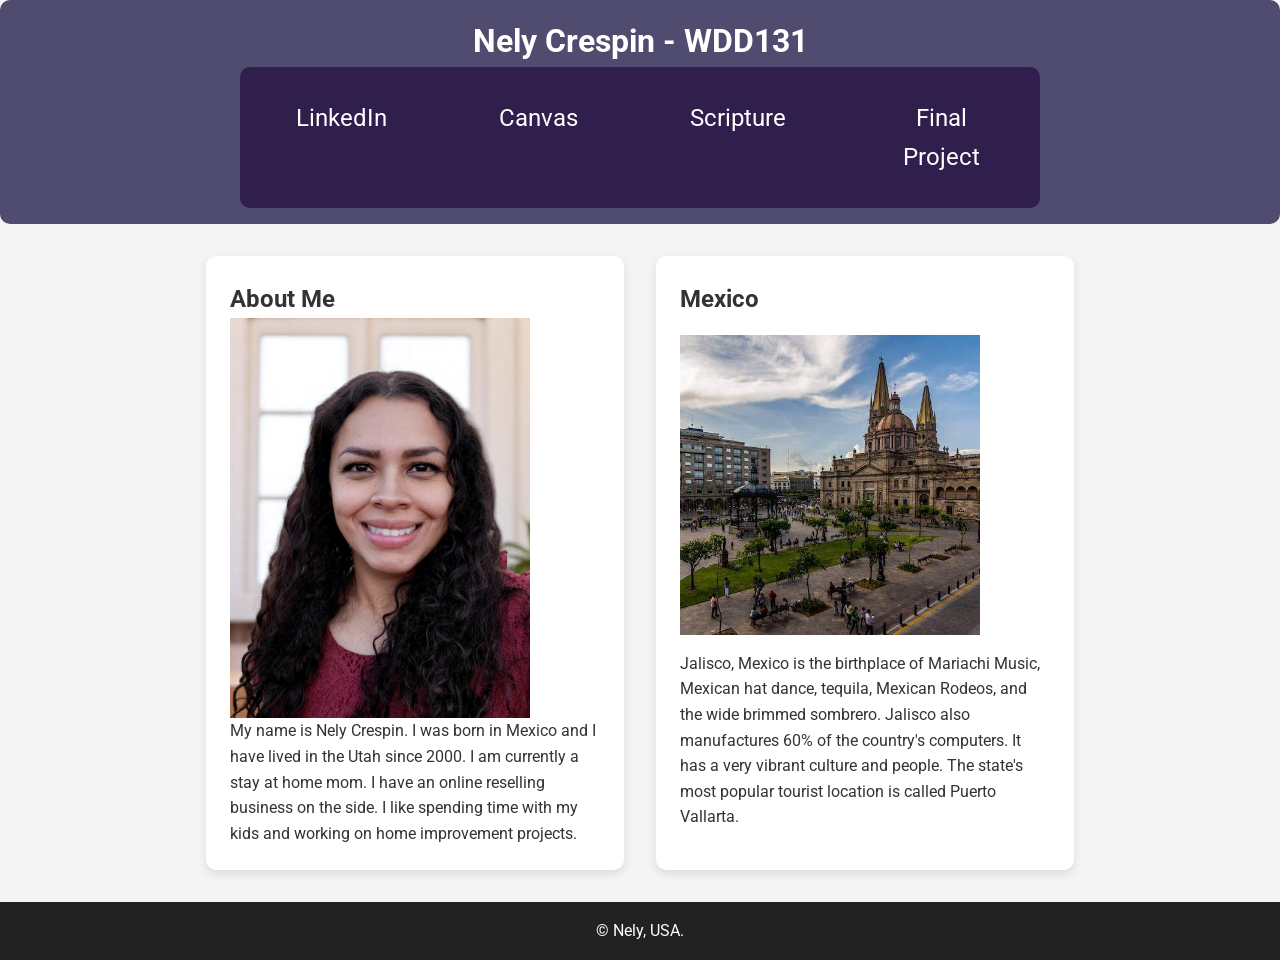
<file: index.html>
<!DOCTYPE html>
<html lang="en">
<head>
    <meta charset="UTF-8">
    <meta name="viewport" content="width=device-width, initial-scale=1.0">
    <title>Nely Crespin - WDD131</title>
    <meta name="description" content="WDD 131 - Dynamic Web Fundamentals- Nely Crespin - Home Page">  
    <meta name="author" content="Nely Crespin"> 

    <link rel="stylesheet" href="styles/base.css"> 
    
    <link rel="preconnect" href="https://fonts.googleapis.com">
    <link rel="preconnect" href="https://fonts.gstatic.com" crossorigin>
    <link href="https://fonts.googleapis.com/css2?family=Roboto&display=swap" rel="stylesheet">
    
    <link rel="icon" href="favicon.ico">
    <script src="scripts/getdates.js" defer></script>
</head>
<body>
  <header>
    <h1>Nely Crespin - WDD131</h1>
    <nav>
      <ul>
        <li><a href="https://www.linkedin.com/in/nelyjcrespin">LinkedIn</a></li>
        <li><a href="https://byupw.instructure.com/">Canvas</a></li>
        <li><a href="https://www.churchofjesuschrist.org/study/scriptures/bofm/alma/36?lang=eng&id=p1#p1">Scripture</a></li>
        <li><a href="https://nelyjc.github.io/wdd131/project/project.html">Final Project</a></li>
      </ul>
    </nav>
  </header>
    <main>
    <section class="card">
      <h2>About Me</h2>
      <img src="images/profile.jpg" alt="Nely Crespin" width="300">
      <p>My name is Nely Crespin. I was born in Mexico and I have lived in the Utah since 2000. I am currently a stay at home mom. 
        I have an online reselling business on the side. I like spending time with my kids and working on home improvement projects.
      </p>
    </section>

    <section class="card">
      <h2>Mexico</h2>
      <img src="images/Jalisco-Front-01.jpeg" alt="Mexico" width="300">
      <p>Jalisco, Mexico is the birthplace of Mariachi Music, Mexican hat dance, tequila, Mexican Rodeos, and the wide brimmed sombrero. Jalisco also manufactures 60% of the country's computers. 
        It has a very vibrant culture and people. The state's most popular tourist location is called Puerto Vallarta.
      </p> 

    </section>
    </main>

  <footer>
    <p>&copy; <span id="currentyear"></span> Nely, USA.</p>
    <p id="lastModified"></p>
  </footer>
</body>
</html>
</file>
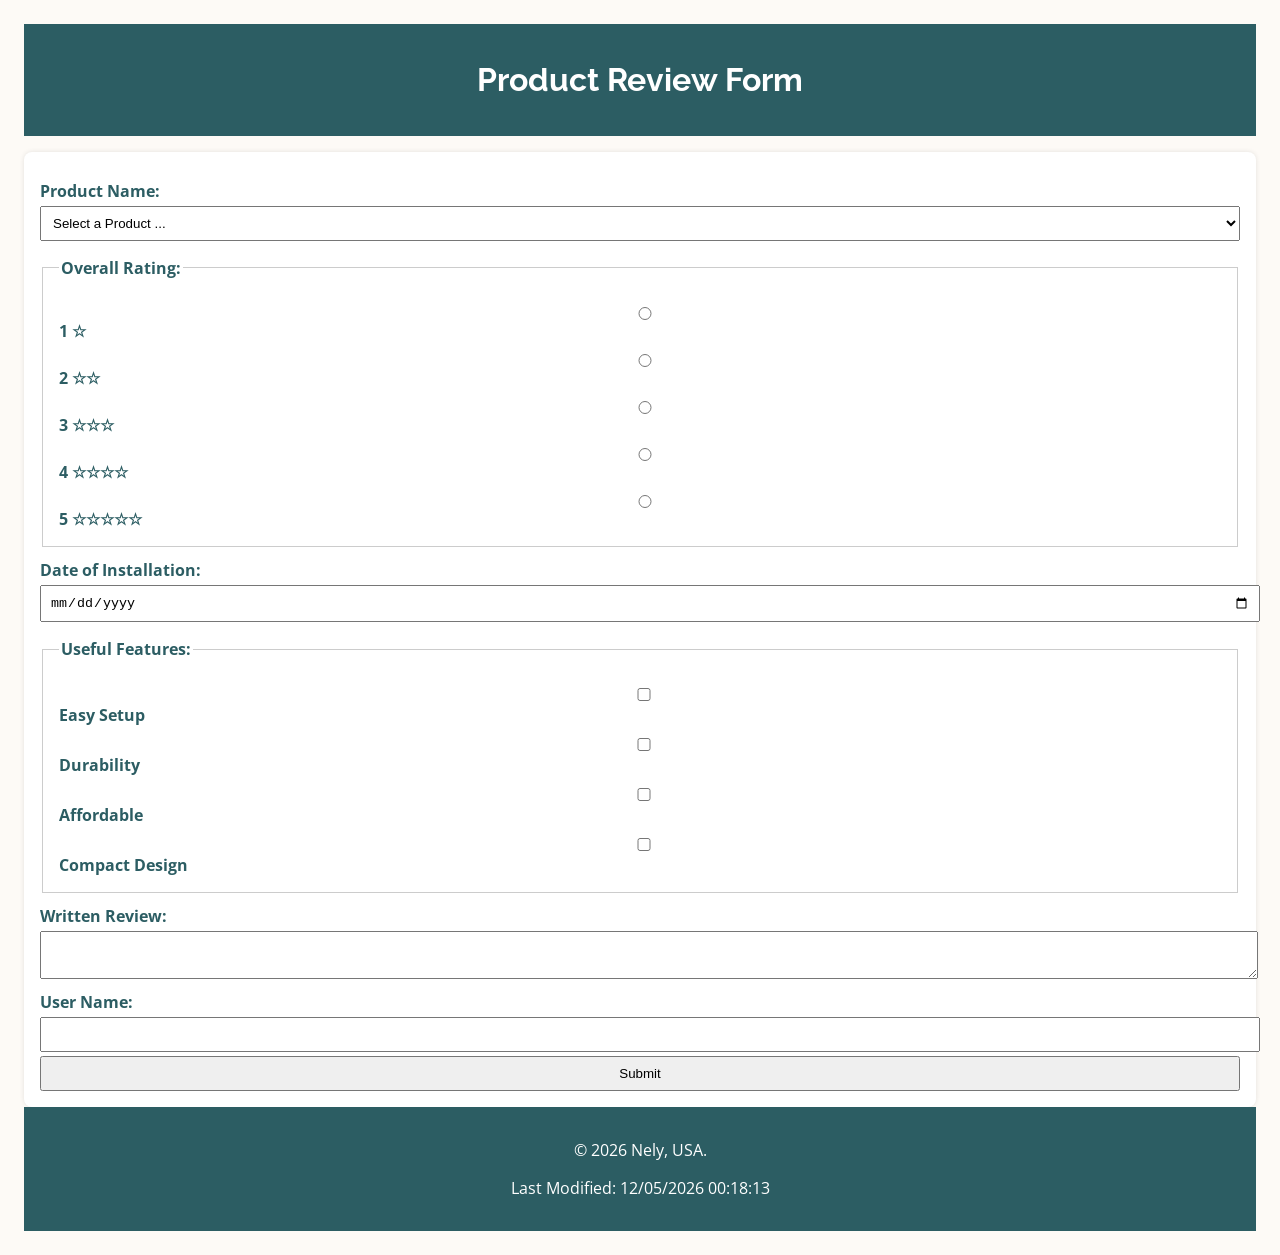
<file: form.html>
<!DOCTYPE html>
<html lang="en">
<head>
  <meta charset="UTF-8">
  <meta name="viewport" content="width=device-width, initial-scale=1.0">
  <title>Product Review</title>
  <meta name="author" content="Nely Crespin">
  <meta name="description" content="Product Review Form">

  <link href="https://fonts.googleapis.com/css2?family=Raleway:wght@600&family=Open+Sans&display=swap" rel="stylesheet">

  <link rel="stylesheet" href="styles/form.css">
  
  
  <script src="scripts/products.js" defer></script>
  <script src="scripts/form.js" defer></script>
  

</head>
<body>
  <header>
    <h1>Product Review Form</h1>
  </header>

  <main>
    <form method="get" action="review.html">
      <label for="productName">Product Name:</label>
      <select id="productName" name="productName" required>
        <option value="" disabled selected>Select a Product ...</option>
      </select>

      <fieldset>
        <legend>Overall Rating:</legend>
        <label><input type="radio" name="rating" value="1" required> 1 ☆</label>
        <label><input type="radio" name="rating" value="2"> 2 ☆☆</label>
        <label><input type="radio" name="rating" value="3"> 3 ☆☆☆</label>
        <label><input type="radio" name="rating" value="4"> 4 ☆☆☆☆</label>
        <label><input type="radio" name="rating" value="5"> 5 ☆☆☆☆☆</label>
      </fieldset>

      <label for="installDate">Date of Installation:</label>
      <input type="date" id="installDate" name="installDate" required>

      <fieldset>
        <legend>Useful Features:</legend>
        <label><input type="checkbox" id="feature1" name="features" value="Easy Setup"> Easy Setup</label>
        <label><input type="checkbox" id="feature2" name="features" value="Durability"> Durability</label>
        <label><input type="checkbox" id="feature3" name="features" value="Affordable"> Affordable</label>
        <label><input type="checkbox" id="feature4" name="features" value="Compact Design"> Compact Design</label>
      </fieldset>

      <label for="review">Written Review:</label>
      <textarea id="review" name="review"></textarea>

      <label for="userName">User Name:</label>
      <input type="text" id="userName" name="userName">

      <input type="submit" value="Submit">

    </form>
  </main>

  <footer>
    <p>&copy; <span id="year"></span> Nely, USA.</p>
    <p id="lastModified"></p>
  </footer>
</body>
</html>
</file>
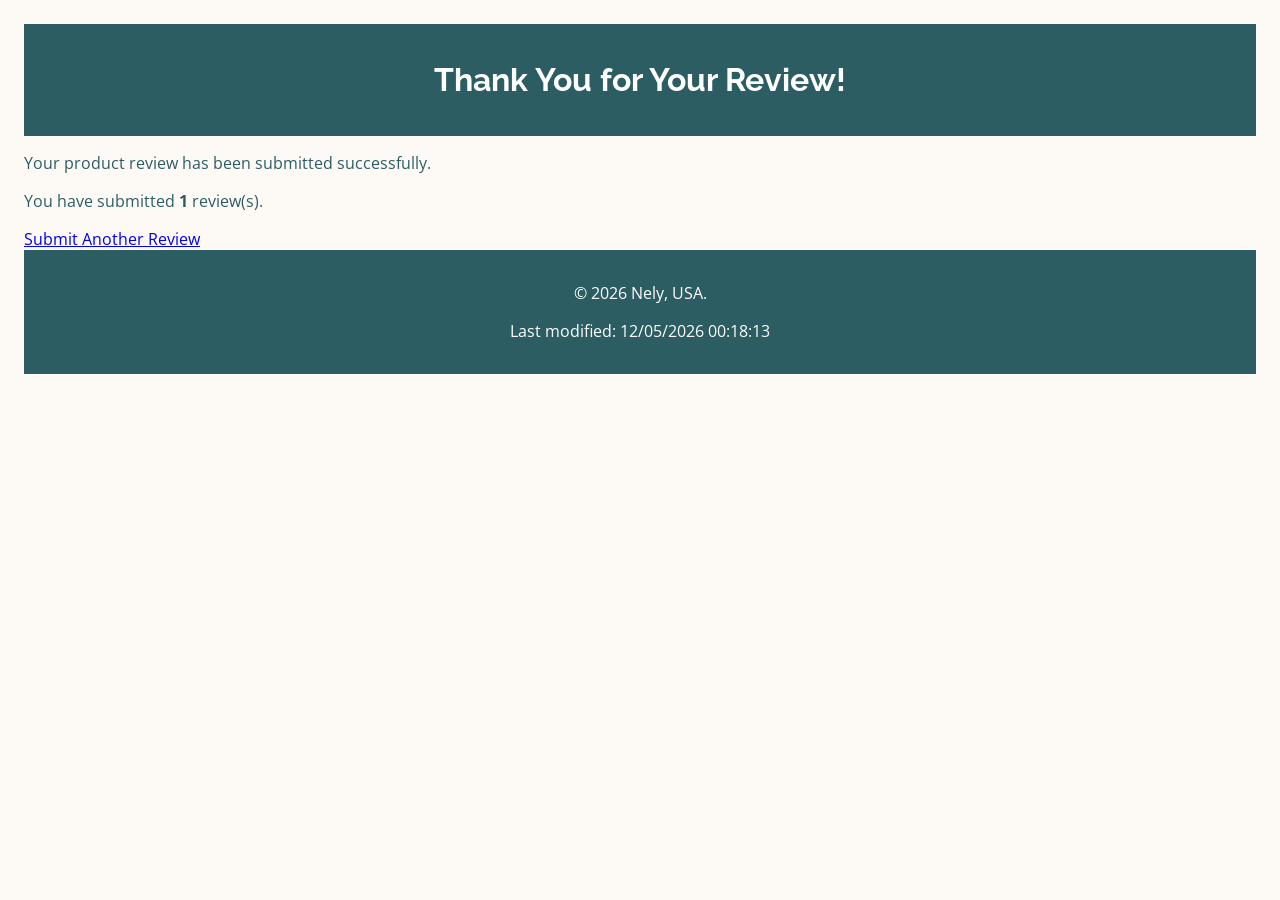
<file: review.html>
<!DOCTYPE html>
<html lang="en">
<head>
  <meta charset="UTF-8" />
  <meta name="viewport" content="width=device-width, initial-scale=1.0"/>
  <title>Review Confirmation</title>
  <meta name="author" content="Nely Crespin" />
  <meta name="description" content="Review confirmation page" />

  <link rel="stylesheet" href="styles/form.css" />
  <link href="https://fonts.googleapis.com/css2?family=Raleway:wght@600&family=Open+Sans&display=swap" rel="stylesheet" />

  <script src="scripts/review.js" defer></script>
  
</head>
<body>
  <header>
    <h1>Thank You for Your Review!</h1>
  </header>

  <main>
    <p>Your product review has been submitted successfully.</p>
    <p>You have submitted <strong><span id="reviewCount">0</span></strong> review(s).</p>
    <a href="form.html" class="button">Submit Another Review</a>

  </main>

  <footer>
    
    <p>&copy; <span id="year"></span> Nely, USA.</p>
    <p id="lastModified"></p>

  </footer>
</body>
</html>
</file>
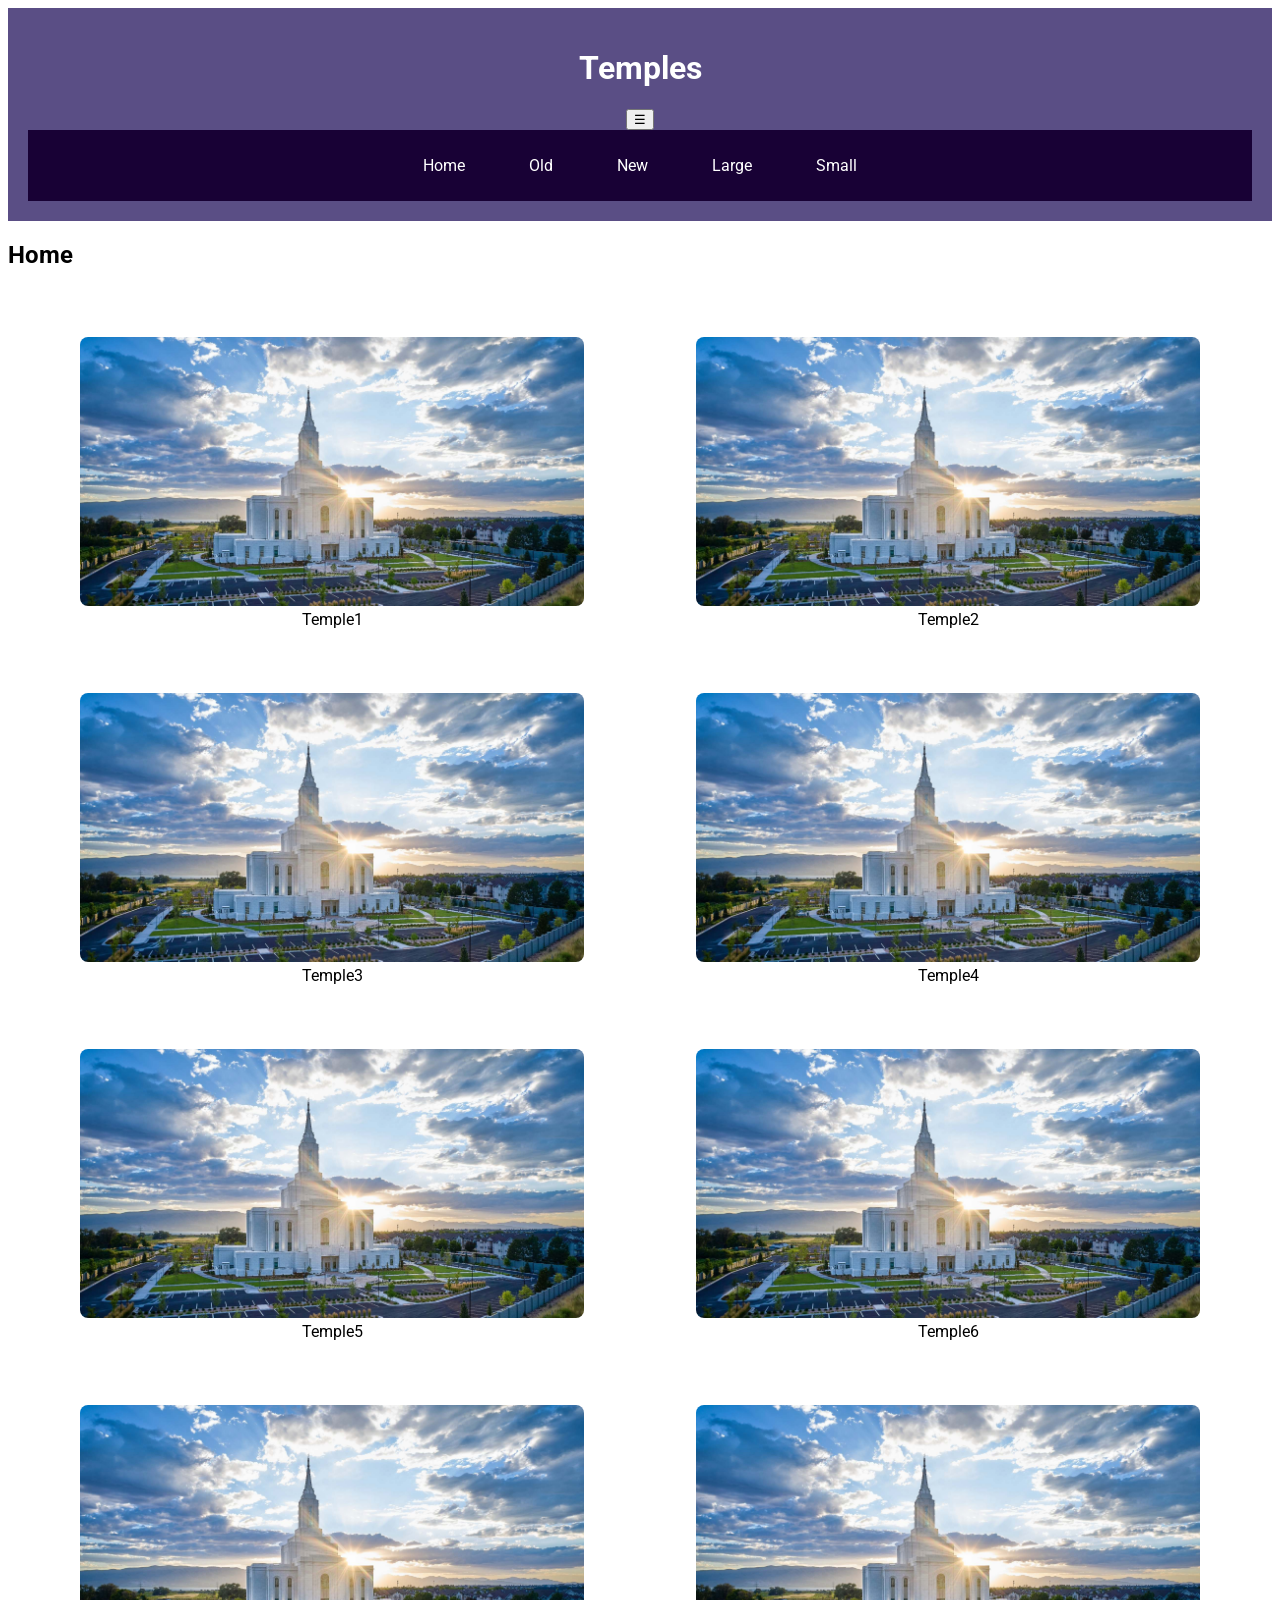
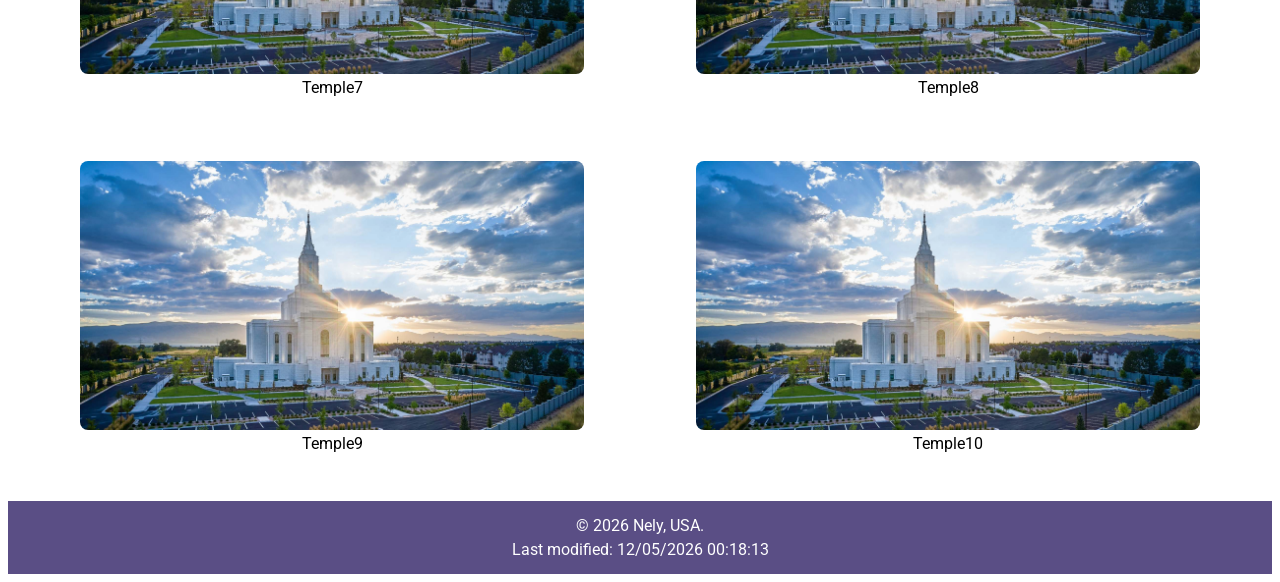
<file: temples.html>
<!DOCTYPE html>
<html lang="en">
<head>
    <meta charset="UTF-8">
    <meta name="viewport" content="width=device-width, initial-scale=1.0">
    <title>Temple Album</title>
    <meta name="author" content="Nely Crespin">
    <meta name="description" content="A list of temples">

    <link rel= "stylesheet" href="styles/temples.css">
    <link rel= "stylesheet" href="styles/temples-large.css">

    <link rel="preconnect" href="https://fonts.googleapis.com">
    <link rel="preconnect" href="https://fonts.gstatic.com" crossorigin>
    <link href="https://fonts.googleapis.com/css2?family=Roboto&display=swap" rel="stylesheet">
    
    <script src="/scripts/temples.js" defer></script>
</head>
<body>
  <header>
    <h1>Temples</h1>
    <button id="menu" aria-label="Menu" aria-expanded="false">☰</button>
    <nav class="navigation">
      <ul>
        <li><a href="#">Home</a></li>
        <li><a href="#">Old</a></li>
        <li><a href="#">New</a></li>
        <li><a href="#">Large</a></li>
        <li><a href="#">Small</a></li>
      </ul>
      </nav>
  </header>
<main>
  <h2>Home</h2>
  <div class="gallery">
    <figure>
      <img src="images/temple.jpg" alt="Temple1">
      <figcaption>Temple1</figcaption>
    </figure>
    <figure>
      <img src="images/temple.jpg" alt="Temple2">
      <figcaption>Temple2</figcaption>
    </figure>
    <figure>
      <img src="images/temple.jpg" alt="Temple3">
      <figcaption>Temple3</figcaption>
    </figure>
    <figure>
      <img src="images/temple.jpg" alt="Temple4">
      <figcaption>Temple4</figcaption>
    </figure>
    <figure>
      <img src="images/temple.jpg" alt="Temple5">
      <figcaption>Temple5</figcaption>
    </figure>
    <figure>
      <img src="images/temple.jpg" alt="Temple6">
      <figcaption>Temple6</figcaption>
    </figure>
    <figure>
      <img src="images/temple.jpg" alt="Temple7">
      <figcaption>Temple7</figcaption>
    </figure>
    <figure>
      <img src="images/temple.jpg" alt="Temple8">
      <figcaption>Temple8</figcaption>
    </figure>
    <figure>
      <img src="images/temple.jpg" alt="Temple9">
      <figcaption>Temple9</figcaption>
    </figure>
    <figure>
      <img src="images/temple.jpg" alt="Temple10">
      <figcaption>Temple10</figcaption>
    </figure>
  </div>
  
</main>
  <footer>
    <p>&copy; <span id="currentyear"></span> Nely, USA.</p>
    <p id="lastModified"></p>
  </footer>
</body>
</html>
</file>
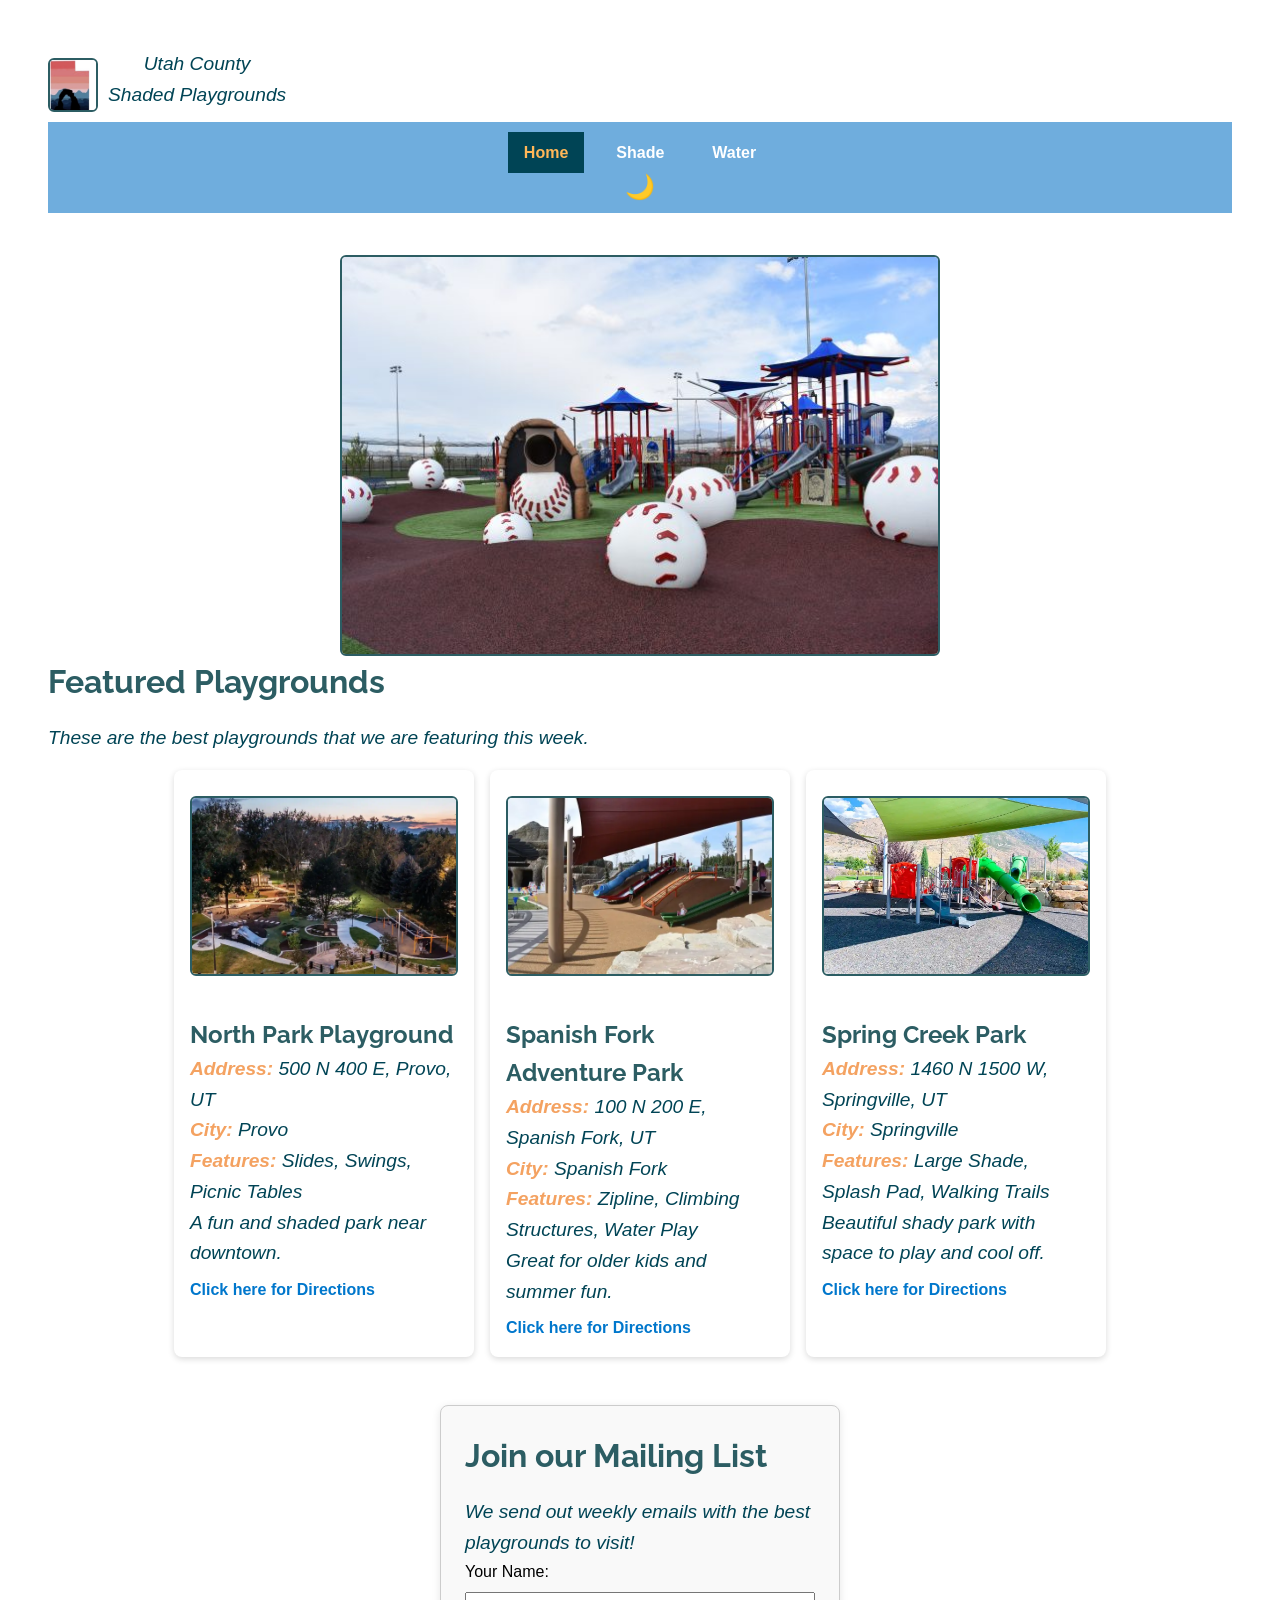
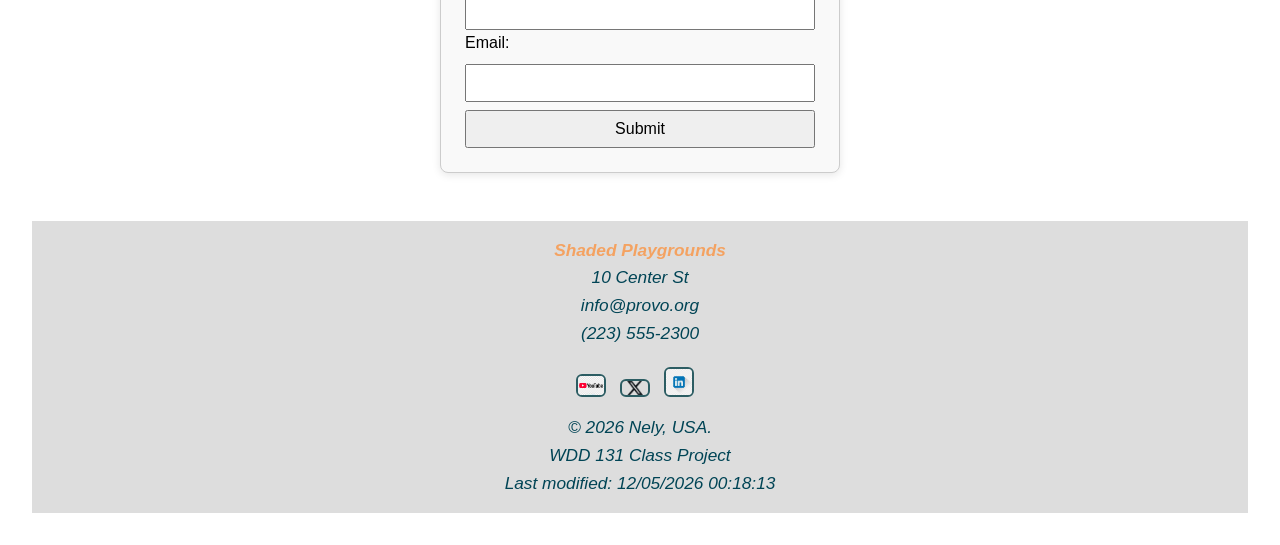
<file: project/project.html>
<!DOCTYPE html>
<html lang="en">
<head>
  <meta charset="UTF-8">
  <meta name="viewport" content="width=device-width, initial-scale=1.0">
  <title>Shaded Playgrounds</title>
  <meta name="author" content="Nely Crespin">
  <meta name="description" content="Shaded Playgrounds Home Page">
  
  <link rel="preconnect" href="https://fonts.googleapis.com">
  <link rel="preconnect" href="https://fonts.gstatic.com" crossorigin>
  <link href="https://fonts.googleapis.com/css2?family=Raleway:wght@600&family=Open+Sans&display=swap" rel="stylesheet">

  <link rel="stylesheet" href="styles/project.css">
  <link rel="stylesheet" href="styles/project-larger.css">

  <link rel="icon" href="logoplayground.ico">

  <script src="scripts/playgrounds.js" defer></script>
  <script src="scripts/getdates.js" defer></script>
  <script src="scripts/darkmode.js" defer></script>
  <script src="scripts/formsubmit.js"defer></script>
  <script src="scripts/questionform.js"defer></script>
  <script src="scripts/displayinfo.js" defer></script>
</head>

<body>
  <header>
    <div class="logo">
      <img src="images/utahlogo.jpg" alt="Utah County Logo">
      <p>Utah County<br><span>Shaded Playgrounds</span></p>
    </div>
    <nav>
      <ul>
        <li><a href="project.html" class="active">Home</a></li>
        <li><a href="shade.html">Shade</a></li>
        <li><a href="water.html">Water</a></li>
      </ul>
      <button class="dark-mode-toggle" aria-label="Toggle Dark Mode">🌙</button>
    </nav>
  </header>

  <main>
    <div class="hero">
      <img src="images/patriot-park.jpg" width="600" height="400" alt="Hero">
    </div>

    <section class="featured-playground">
      <h1>Featured Playgrounds</h1>
      <p>These are the best playgrounds that we are featuring this week.</p>
    </section>

    <section class="playground-cards" id="playground-container"></section>

    </div>

    <!-- <! -- Footer --> 
    <form id="contactForm" action="questionform.html" method="get">
      <h1>Join our Mailing List</h1>
      <p>We send out weekly emails with the best playgrounds to visit!</p>
      <label for="name">Your Name:</label>
      <input type="text" id="name" name="name" required>

      <label for="email">Email:</label>
      <input type="email" id="email" name="email" required>

      <button type="submit">Submit</button>
    </form>

  </main>

  <footer>
    <div class="contact-info">
      <p><strong>Shaded Playgrounds</strong><br>
        10 Center St<br>
        info@provo.org<br>
        (223) 555-2300
      </p>
    </div>
    <div class="social-media">
      <a href="#"><img src="images/youtube.webp" alt="YouTube" width="300" height="200"></a>
      <a href="#"><img src="images/x.png" alt="Twitter" width="300" height="200"></a>
      <a href="#"><img src="images/linkedin.jpg" alt="LinkedIn" width="300" height="200"></a>
    </div>
    <p>&copy; <span id="year"></span> Nely, USA.</p>
    <p>WDD 131 Class Project</p>
    <p id="lastModified"></p>
  </footer>
</body>
</html>
</file>
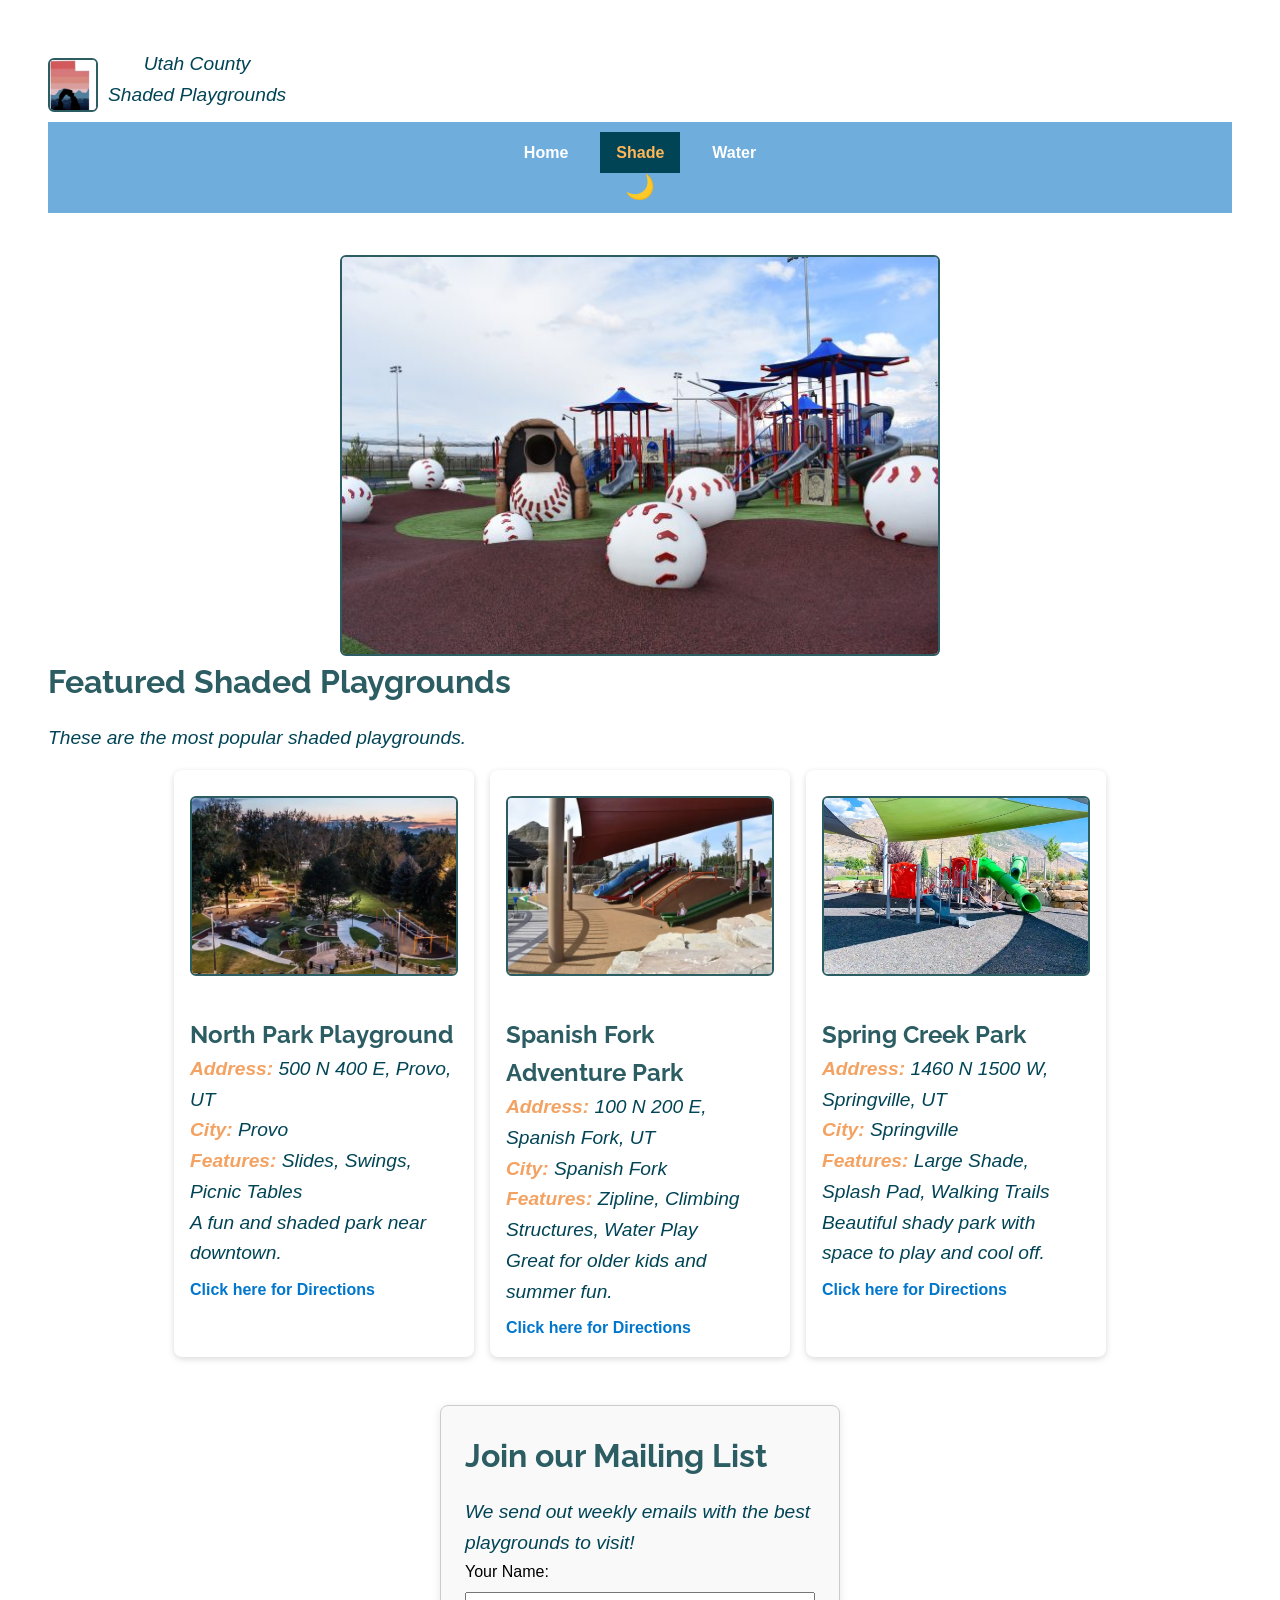
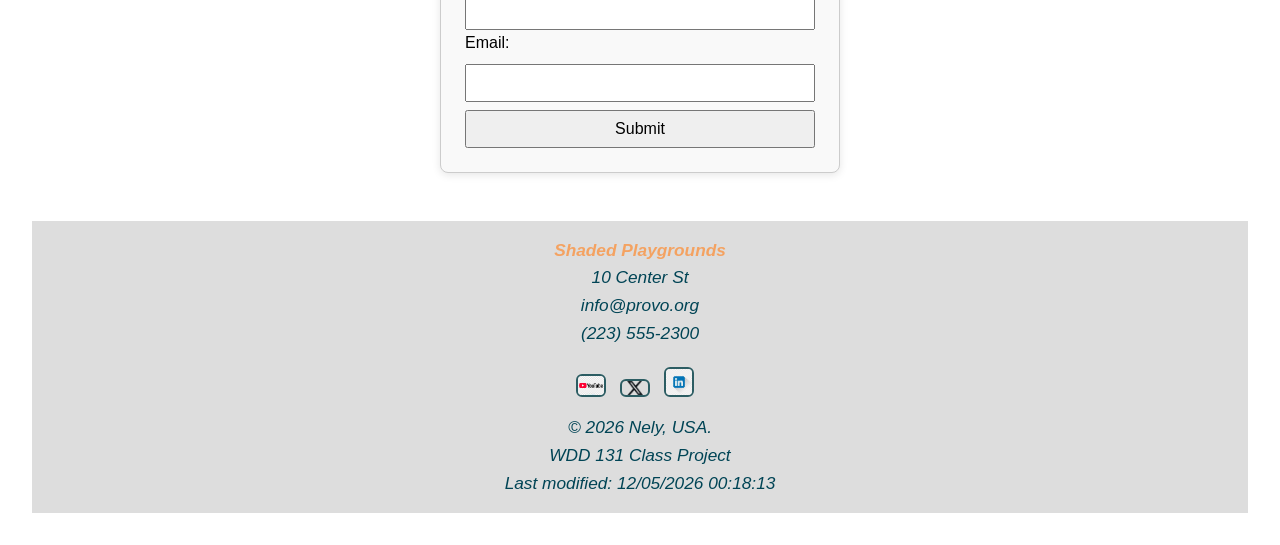
<file: project/shade.html>
<!DOCTYPE html>
<html lang="en">
<head>
  <meta charset="UTF-8">
  <meta name="viewport" content="width=device-width, initial-scale=1.0">
  <title>Shaded Playgrounds</title>
  <meta name="author" content="Nely Crespin">
  <meta name="description" content="Shaded Playgrounds Home Page">
  
  <link rel="preconnect" href="https://fonts.googleapis.com">
  <link rel="preconnect" href="https://fonts.gstatic.com" crossorigin>
  <link href="https://fonts.googleapis.com/css2?family=Raleway:wght@600&family=Open+Sans&display=swap" rel="stylesheet">

  <link rel="stylesheet" href="styles/project.css">
  <link rel="stylesheet" href="styles/project-larger.css">

  <link rel="icon" href="logoplayground.ico">

  <script src="scripts/playgrounds.js" defer></script>
  <script src="scripts/getdates.js" defer></script>
  <script src="scripts/darkmode.js" defer></script>
  <script src="scripts/formsubmit.js"defer></script>
  <script src="scripts/questionform.js"defer></script>
  <script src="scripts/displayinfo.js" defer></script>
  
</head>

<body>
  <header>
    <div class="logo">
      <img src="images/utahlogo.jpg" alt="Utah County Logo">
      <p>Utah County<br><span>Shaded Playgrounds</span></p>
    </div>
    <nav>
      <ul>
        <li><a href="project.html">Home</a></li>
        <li><a href="shade.html" class="active">Shade</a></li>
        <li><a href="water.html">Water</a></li>
      </ul>
      <button class="dark-mode-toggle" aria-label="Toggle Dark Mode">🌙</button>
    </nav>
  </header>

  <main>
    <div class="hero">
      <img src="images/patriot-park.jpg" width="600" height="400" alt="Hero">
    </div>

    <section class="featured-playground">
      <h1>Featured Shaded Playgrounds</h1>
      <p>These are the most popular shaded playgrounds.</p>
    </section>

    <section class="playground-cards" id="playground-container"></section>

    </div>

    <!-- <! -- Footer --> 
    
    <form id="contactForm" action="questionform.html" method="get">
      <h1>Join our Mailing List</h1>
      <p>We send out weekly emails with the best playgrounds to visit!</p>
      <label for="name">Your Name:</label>
      <input type="text" id="name" name="name" required>

      <label for="email">Email:</label>
      <input type="email" id="email" name="email" required>

      <button type="submit">Submit</button>
    </form>

  </main>

  <footer>
    <div class="contact-info">
      <p><strong>Shaded Playgrounds</strong><br>
        10 Center St<br>
        info@provo.org<br>
        (223) 555-2300
      </p>
    </div>
    <div class="social-media">
      <a href="#"><img src="images/youtube.webp" alt="YouTube" width="300" height="200"></a>
      <a href="#"><img src="images/x.png" alt="Twitter" width="300" height="200"></a>
      <a href="#"><img src="images/linkedin.jpg" alt="LinkedIn" width="300" height="200"></a>
    </div>
    <p>&copy; <span id="year"></span> Nely, USA.</p>
    <p>WDD 131 Class Project</p>
    <p id="lastModified"></p>
  </footer>
</body>
</html>
</file>
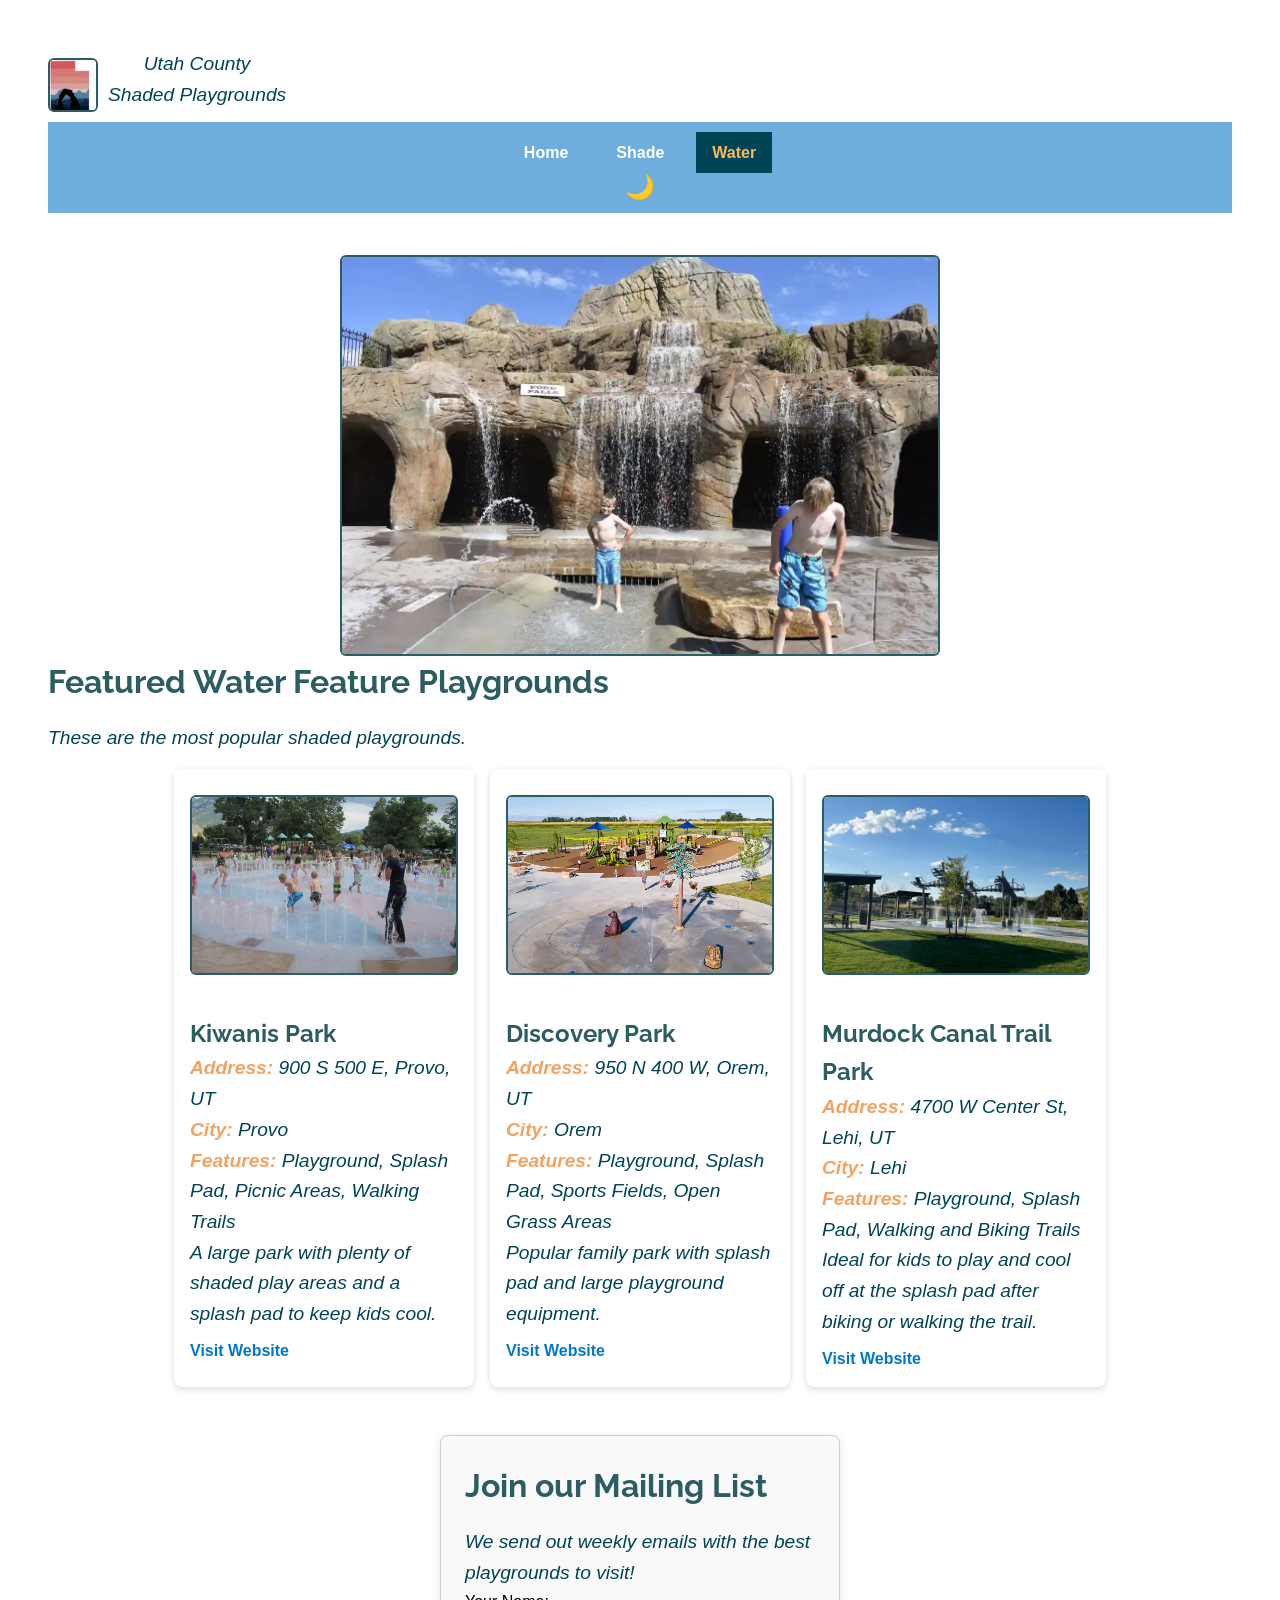
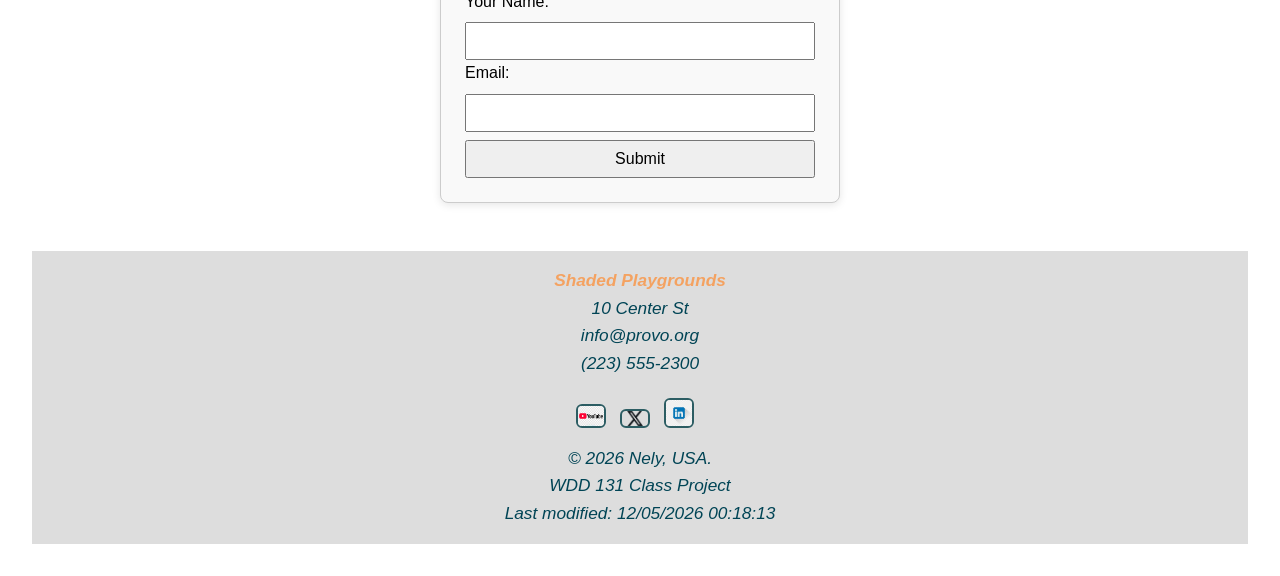
<file: project/water.html>
<!DOCTYPE html>
<html lang="en">
<head>
  <meta charset="UTF-8">
  <meta name="viewport" content="width=device-width, initial-scale=1.0">
  <title>Shaded Playgrounds</title>
  <meta name="author" content="Nely Crespin">
  <meta name="description" content="Shaded Playgrounds Home Page">
  
  <link rel="preconnect" href="https://fonts.googleapis.com">
  <link rel="preconnect" href="https://fonts.gstatic.com" crossorigin>
  <link href="https://fonts.googleapis.com/css2?family=Raleway:wght@600&family=Open+Sans&display=swap" rel="stylesheet">

  <link rel="stylesheet" href="styles/project.css">
  <link rel="stylesheet" href="styles/project-larger.css">

  <link rel="icon" href="logoplayground.ico">

  <script src="scripts/water.js" defer></script>
  <script src="scripts/getdates.js" defer></script>
  <script src="scripts/darkmode.js" defer></script>
  <script src="scripts/formsubmit.js"defer></script>
  <script src="scripts/questionform.js"defer></script>
  <script src="scripts/displayinfo.js" defer></script>
  
</head>

<body>
  <header>
    <div class="logo">
      <img src="images/utahlogo.jpg" alt="Utah County Logo">
      <p>Utah County<br><span>Shaded Playgrounds</span></p>
    </div>
    <nav>
      <ul>
        <li><a href="project.html">Home</a></li>
        <li><a href="shade.html" >Shade</a></li>
        <li><a href="water.html" class="active">Water</a></li>
      </ul>
      <button class="dark-mode-toggle" aria-label="Toggle Dark Mode">🌙</button>
    </nav>
  </header>

  <main>
    <div class="hero">
      <img src="images/splashpad.webp" width="600" height="400" alt="Hero">
    </div>

    <section class="featured-playground">
      <h1>Featured Water Feature Playgrounds</h1>
      <p>These are the most popular shaded playgrounds.</p>
    </section>

    <section class="playground-cards" id="water-playgrounds-container">
</section>


    </div>

    <!-- <! -- Footer --> 
    <form id="contactForm" action="questionform.html" method="get">
      <h1>Join our Mailing List</h1>
      <p>We send out weekly emails with the best playgrounds to visit!</p>
      <label for="name">Your Name:</label>
      <input type="text" id="name" name="name" required>

      <label for="email">Email:</label>
      <input type="email" id="email" name="email" required>

      <button type="submit">Submit</button>
    </form>

  </main>

  <footer>
    <div class="contact-info">
      <p><strong>Shaded Playgrounds</strong><br>
        10 Center St<br>
        info@provo.org<br>
        (223) 555-2300
      </p>
    </div>
    <div class="social-media">
      <a href="#"><img src="images/youtube.webp" alt="YouTube" width="300" height="200"></a>
      <a href="#"><img src="images/x.png" alt="Twitter" width="300" height="200"></a>
      <a href="#"><img src="images/linkedin.jpg" alt="LinkedIn" width="300" height="200"></a>
    </div>
    <p>&copy; <span id="year"></span> Nely, USA.</p>
    <p>WDD 131 Class Project</p>
    <p id="lastModified"></p>
  </footer>
</body>
</html>
</file>
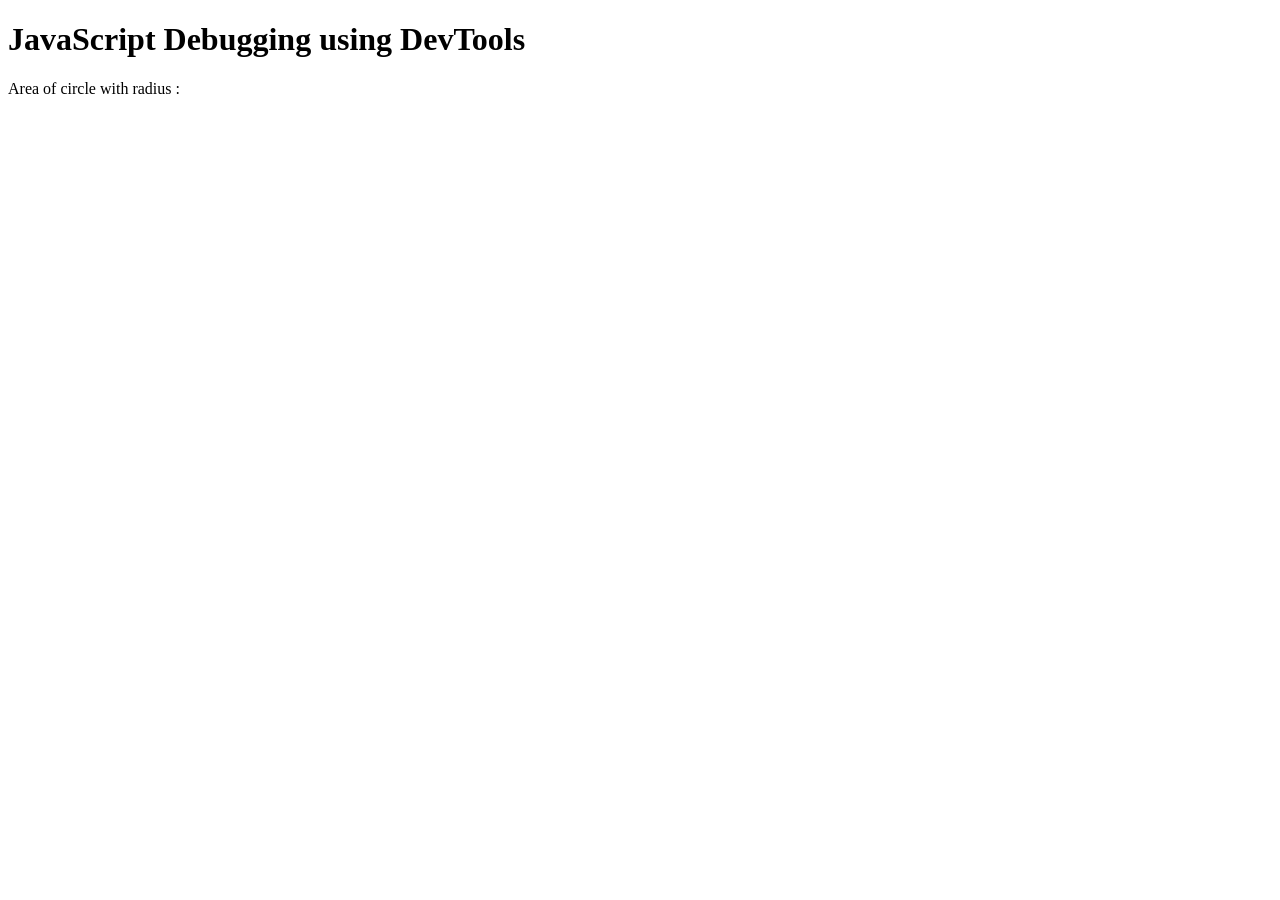
<file: week02/debugging.html>
<!DOCTYPE html>
<html lang="en">
<head>
    <meta charset="UTF-8">
    <meta name="viewport" content="width=device-width, initial-scale=1.0">
    <title>Debugging</title>
    <script src="scripts/debugging.js" defer></script>
</head>
<body>
    <h1>JavaScript Debugging using DevTools</h1>
    <p>Area of circle with radius <span id="radius"></span>: <span id="area"></span></p>
</body>
</html>
</file>
<file: styles/base.css>
/* Basics */
* {
  margin: 0;
  padding: 0;
  box-sizing: border-box;
}

/* Body Style */
body {
  font-family: 'Roboto', sans-serif;
  line-height: 1.6;
  background-color: #f4f4f4;
  color: #333;
}

/* Header */
header {
  background-color: #504c70;
  color: white;
  padding: 1rem;
  text-align: center;
  border-radius: 10px;
}

/* Navigation Bar */
nav {
  background-color: #301e4d;
  border-radius: 10px;
  margin: 0 auto;
  max-width: 800px;
  display: grid
  
}
nav a:hover {
	text-decoration: overline;
}

.active {
	color: rgb(10, 137, 187);
}

nav ul {
  display: flex;
  justify-content: center;
  list-style: none;
  font-size: 1.5rem;
  border-radius: 10px;
}
nav ul li a 
{
  display: inline-block;
  padding: 2rem 3.5rem;
  color: white;
  text-decoration: none;
  position: relative;
  transition: color 0.3s;
}
/* Main */
main {
  max-width: 900px;
  margin: 2rem auto;
  padding: 0 1rem;
  display: grid;
  grid-template-columns: repeat(auto-fit, minmax(300px, 1fr));
  gap: 2rem;
}
.card {
  background-color: white;
  padding: 1.5rem;
  border-radius: 10px;
  box-shadow: 0 4px 10px rgba(0,0,0,0.1);
  display: grid
}

/* Footer */
footer {
  background-color: #222;
  color: white;
  text-align: center;
  padding: 1rem;
  margin-top: 2rem;
}
</file>
<file: styles/form.css>
body {
  font-family: 'Open Sans', sans-serif;
  background-color: #fdfaf6;
  color: #2c5d63;
  padding: 1rem;
}

h1, h2, h3 {
  font-family: 'Raleway', sans-serif;
}
header, footer {
  background-color: #2c5d63;
  color: white;
  padding: 1rem;
  text-align: center;
}

form {
  background: white;
  padding: 1rem;
  margin-top: 1rem;
  border-radius: 0.5rem;
  box-shadow: 0 0 5px rgba(0,0,0,0.1);
}

label, legend {
  display: block;
  margin-top: 0.75rem;
  font-weight: bold;
}

input, select, textarea {
  display: block;
  width: 100%;
  padding: 0.5rem;
  margin-top: 0.25rem;
}

fieldset {
  border: 1px solid #ccc;
  padding: 1rem;
  margin-top: 1rem;
}

input[type=\"submit\"] {
  background-color: #f4a261;
  border: none;
  color: white;
  padding: 0.75rem;
  margin-top: 1rem;
  cursor: pointer;
}
</file>
<file: styles/temples.css>
@media screen and (min-width: 768px) {
  .gallery{
    display: grid;
    grid-template-columns: 1fr 1fr;
    gap: 2rem;
  }
}
header {
    background-color: #5a4e85; 
    color: white;
    padding: 20px;
    display: flex;
    flex-direction: column;
    align-items: center;
}

body {
  font-family: 'Roboto', sans-serif;
}
.menu {
  display: none;
  font-size: 2rem;
  background: none;
  border: none;
  color: white;
  cursor: pointer;
  align-self: flex-end;
  margin: 10px;
}
nav {
  background-color: #180135; 
  color: white;
  padding: 10px 0;
  width: 100%;
  display: flex;
  justify-content: center;
  gap: 1rem;
  flex-wrap: wrap;
}
nav ul {
    list-style: none;
    padding: 0;
    margin: 0;
    display: flex;
    justify-content: center;
}

nav li {
  margin: 0 1rem;
}

nav a {
  color: white;
  text-decoration: none;
  padding: 1rem;
  display: block;
}

nav a:hover {
  background-color: #bbb;
  color: #333;
  font-weight: bold;
}

.gallery {
  display: grid;
  grid-template-columns: repeat(auto-fit, minmax(200px, 1fr));
  gap: 1rem;
  padding: 2rem;
  text-align: center;
}

img {
  width: 100%;
  height: auto;
  border-radius: 8px;
}

footer {
    background-color: #5a4e85; 
    color: white;
    text-align: center;
    padding: 10px;
    font-size: 1em;
}

footer p {
    margin: 5px 0;
}
</file>
<file: styles/temples-large.css>
@media screen and (min-width: 768px) {
  .gallery{
    display: grid;
    grid-template-columns: 1fr 1fr;
    gap: 2rem;
  }
}
</file>
<file: project/styles/project.css>
/* === Global Reset === */

* {
  
  margin: 0;
  padding: 0;
  box-sizing: border-box;
  font-family: 'Roboto', sans-serif; /* default fallback */
}

/* === Body === */
body {
  font-family: 'Open Sans', sans-serif; /* per site plan */
  background-color: #fdfaf6; /* Light Sand */
  color: #333;
  margin: 2rem;
  line-height: 1.6; /* matches your site plan */
}

/* === Headings === */
h1, h2 {
  font-family: 'Raleway', sans-serif;
  color: #2c5d63; /* Forest Green */
}

h1 {
  font-size: 2rem;
  margin-bottom: 1rem;
}

h2 {
  font-size: 1.5rem;
  margin-top: 2rem;
}

/* === Section spacing === */
.section {
  margin-bottom: 2rem;
}

/* === Lists === */
ul {
  padding-left: 1.5rem;
}

/* === Strong text === */
strong {
  color: #f4a261; /* Golden Yellow */
}

/* === Images === */
img {
  border: 2px solid #2c5d63;
  border-radius: 6px;
  margin-top: 10px;
  max-width: 100%;
  height: auto;
}

/* === Header === */
header {
  background: #fff;
  padding: 1rem;
  text-align: center;
}

.logo {
  display: flex;
  align-items: center;
  margin-bottom: 10px;
}

.logo img {
  width: 50px;
  margin-right: 10px;
}

/* === Navigation === */
nav {
  background-color: #6faddd;
  padding: 10px 0;
  width: auto

}

nav a {
  color: #fff;
  text-decoration: none;
  padding: 0.5rem 1rem;
  display: inline-block;
  font-weight: 700;
}

nav a.active {
  background-color: #004455;
  color: #ffb758;
  font-weight: bold;
}

nav ul {
  display: flex;
  justify-content: center;
  align-items: center;
  gap: 1rem;
  list-style: none;
  padding: 0;
  margin: 0;
}

nav ul.open {
  display: flex;
}

nav li {
  margin: 0;
}

/* Default light mode */
body {
  background-color: #fff;
  color: #000;
}

/* Dark mode */
body.dark-mode {
  background-color: #121212;
  color: #e0e0e0;
}

.dark-mode-toggle {
  cursor: pointer;
  background: none;
  border: none;
  font-size: 1.5rem;
}



/* === Hero === */
.hero {
  width: 100%;
  display: flex;
  flex-direction: column;
  align-items: center;
}

.hero-image {
  object-fit: cover;
}

.ticket-button {
  margin: 1rem;
  padding: 10px 20px;
  background: #262626;
  color: white;
  border: none;
  cursor: pointer;
}

/* === Main Content === */
main {
  padding: 1rem;
}

/* === Playground Cards === */
.playground-cards {
  display: flex;
  flex-wrap: wrap;
  justify-content: center;
  gap: 1rem;
  padding: 1rem;
}

.playground-card {
  background-color: #fff;
  border-radius: 8px;
  box-shadow: 0 2px 6px rgba(0,0,0,0.15);
  width: 300px;
  padding: 1rem;
}

.playground-card img {
  width: 320px;
  height: 180px;
  object-fit: cover;
}

.playground-card a {
  display: inline-block;
  margin-top: 0.5rem;
  color: #0077cc;
  text-decoration: none;
  font-weight: bold;
}

p {
  font-style: italic;
  font-size: larger;
  color: #004455;
}


/* === Business Cards (Grid & List) === */
.business-cards {
  display: flex;
  flex-direction: column;
  gap: 1rem;
}

.business-card {
  background: #fff;
  padding: 1rem;
  border-radius: 10px;
  box-shadow: 0 2px 8px rgba(0,0,0,0.1);
  text-align: center;
  max-width: 400px;
  margin: 0 auto;
}

.business-card h3 {
  color: #0B2437;
  margin-top: 0.5rem;
}

.business-card p {
  margin: 0.25rem 0;
}

.business-card a {
  color: #004455;
  text-decoration: underline;
}

.business-logo {
  width: 150px;
  height: 150px;
  object-fit: cover;
  border-radius: 8px;
  box-shadow: 0 2px 5px rgba(0, 0, 0, 0.1);
  display: block;
  margin: 0 auto;
}

/* === View Toggle Buttons === */
.view-toggle-buttons button.active {
  background-color: #004455;
  color: white;
}

/* === Footer === */
footer {
  background: #ddd;
  padding: 1rem;
  text-align: center;
  font-size: 0.9rem;
  box-sizing: border-box;
}

footer div {
  margin-bottom: 10px;
}

.social-media img {
  width: 30px;
  margin-right: 10px;
  height: auto;
}

/* === Join Page === */
.join-container {
  display: flex;
  flex-wrap: wrap;
  gap: 2rem;
  justify-content: center;
  margin: 2rem auto;
  max-width: 1100px;
  padding: 0 1rem;
}

/* === Form === */
form {
  max-width: 400px;
  margin: 2rem auto;
  padding: 1.5rem;
  border: 1px solid #ccc;
  border-radius: 8px;
  background-color: #f9f9f9;
  box-shadow: 0 2px 8px rgba(0,0,0,0.1);
  box-sizing: border-box;
}

form input[type="text"],
form input[type="email"],
form button {
  width: 100%;
  padding: 0.5rem;
  margin-top: 0.5rem;
  font-size: 1rem;
  box-sizing: border-box;
}
.form-confirmation {
  max-width: 600px;
  margin: 4rem auto;
  padding: 2rem;
  background-color: #f0f0f0;
  border-radius: 8px;
  text-align: center;
}
</file>
<file: project/styles/project-larger.css>
@media screen and (min-width: 768px) {
  form {
    max-width: 400px;
    margin: 2rem auto;
    padding: 1.5rem;
  }
}
</file>
